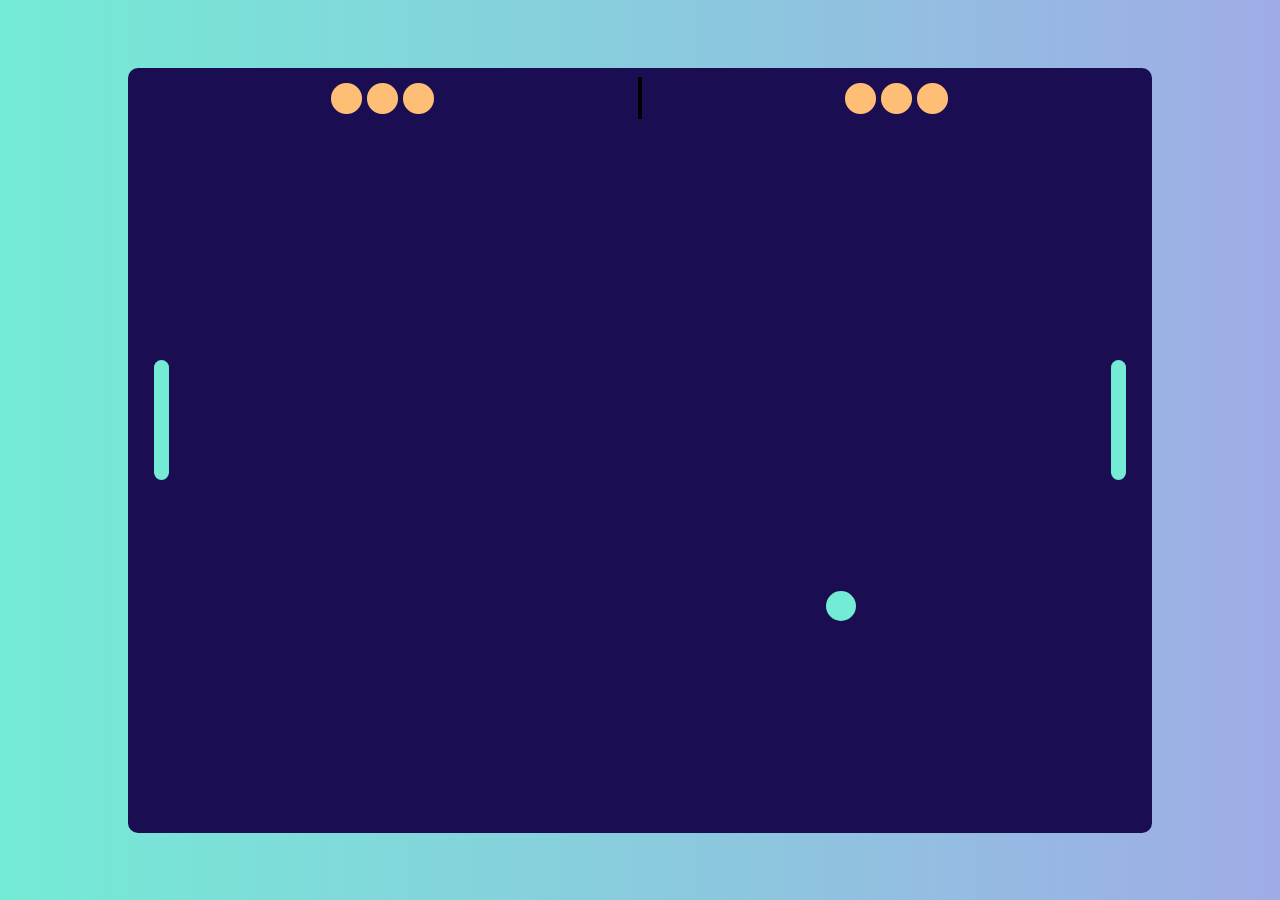
<file: index.html>
<!DOCTYPE html>
<html lang="en">
<head>
    <meta charset="UTF-8">
    <meta name="viewport" content="width=device-width, initial-scale=1.0">
    <title>Document</title>
    <link rel="stylesheet" href="style.css">
    <link rel="stylesheet" href="https://cdnjs.cloudflare.com/ajax/libs/font-awesome/5.15.1/css/all.min.css" integrity="sha512-+4zCK9k+qNFUR5X+cKL9EIR+ZOhtIloNl9GIKS57V1MyNsYpYcUrUeQc9vNfzsWfV28IaLL3i96P9sdNyeRssA==" crossorigin="anonymous" />
</head>
<body>
    <!-----Board-->
    <div class="board">
        <div class="scoreboard">
            <div class="scoreboard_left">
                <i class="fas fa-circle"></i>
                <i class="fas fa-circle"></i>
                <i class="fas fa-circle"></i>
            </div>
            <div class="separator"></div>
            <div class="scoreboard_right">
                <i class="fas fa-circle"></i>
                <i class="fas fa-circle"></i>
                <i class="fas fa-circle"></i>
            </div>
        </div>
        <div class="paddle left"></div>        
        <div class="ball"></div>
        <div class="paddle right"></div>

    </div>
    <!---Score Card-->
    <!--Left Paddle-->
    <!--Ball-->
    <!--Right Paddle-->
    <script src="script.js"></script>
</body>
</html>
</file>
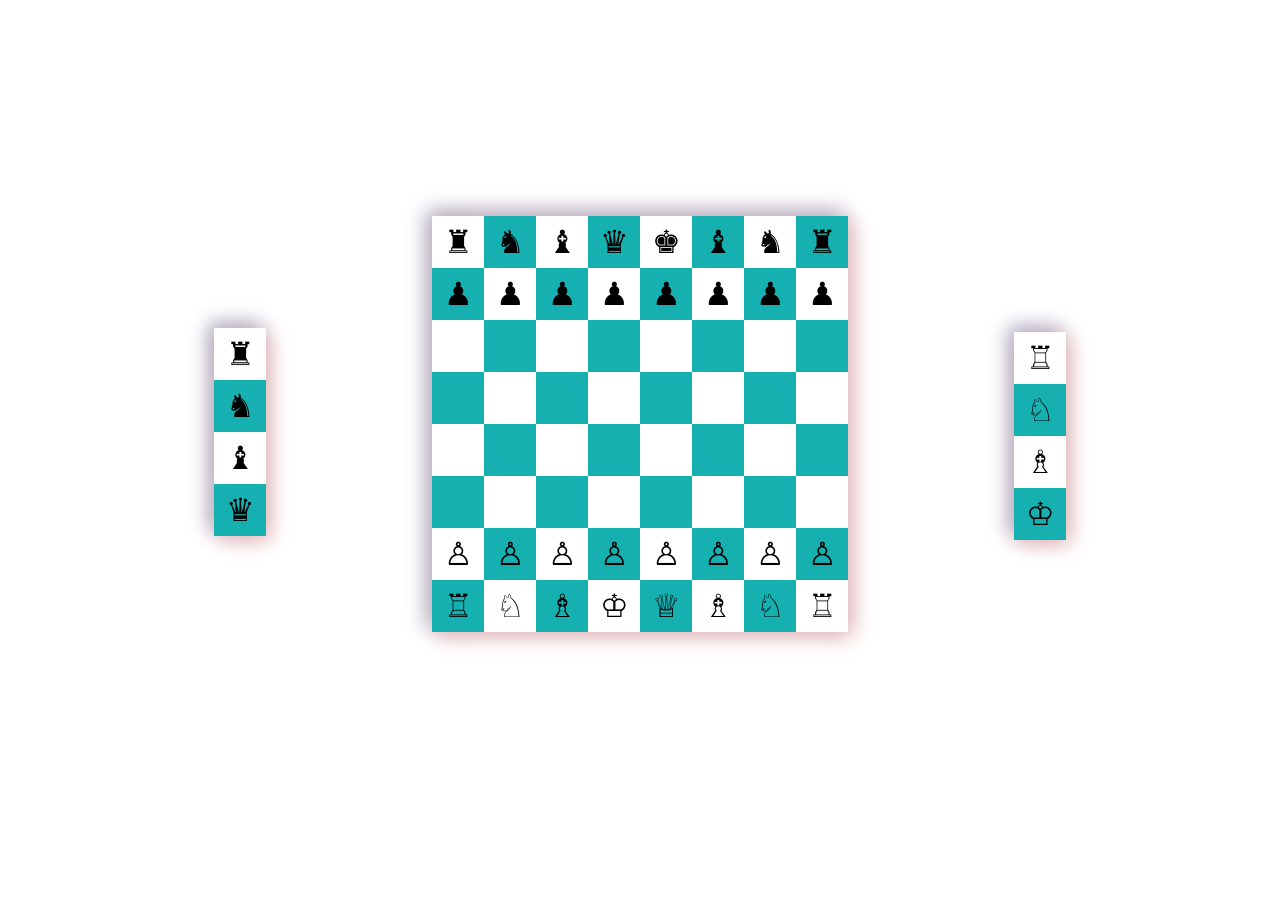
<file: chess.html>
<!DOCTYPE html>
<html lang="en">
<head>
    <meta charset="UTF-8">
    <meta name="viewport" content="width=device-width, initial-scale=1.0">
    <title>Chess</title>
    <link rel="stylesheet" href="chess.css">
    <script src="chess.js" defer></script>
</head>
<body>
<!-- 9820,9822 -->
    <table class="replace  replace_black">
        <tr>
            <td class="re_piece">&#9820</td>
        </tr>
        <tr> 
            <td class="re_piece">&#9822</td>
        </tr>
        <tr>
            <td class="re_piece">&#9821</td>
        </tr>
        <tr>
            <td class="re_piece">&#9819</td>
        </tr>
    </table>

    <table>
        <tr>
            <td>&#9820</td>
            <td>&#9822</td>
            <td>&#9821</td>
            <td>&#9819</td>
            <td>&#9818</td>
            <td>&#9821</td>
            <td>&#9822</td>
            <td>&#9820</td>
        </tr>
        <tr>
            <td>&#9823</td>
            <td>&#9823</td>
            <td>&#9823</td>
            <td>&#9823</td>
            <td>&#9823</td>
            <td>&#9823</td>
            <td>&#9823</td>
            <td>&#9823</td>
        </tr>
        <tr>
            <td></td>
            <td></td>
            <td></td>
            <td></td>
            <td></td>
            <td></td>
            <td></td>
            <td></td>
        </tr>
        <tr>
            <td></td>
            <td></td>
            <td></td>
            <td></td>
            <td></td>
            <td></td>
            <td></td>
            <td></td>
        </tr>
        <tr>
            <td></td>
            <td></td>
            <td></td>
            <td></td>
            <td></td>
            <td></td>
            <td></td>
            <td></td>
        </tr>
        <tr>
            <td></td>
            <td></td>
            <td></td>
            <td></td>
            <td></td>
            <td></td>
            <td></td>
            <td></td>
        </tr>
        <tr>
            <td>&#9817</td>
            <td>&#9817</td>
            <td>&#9817</td>
            <td>&#9817</td>
            <td>&#9817</td>
            <td>&#9817</td>
            <td>&#9817</td>
            <td>&#9817</td>
        </tr>
        <tr>
            <td>&#9814</td>
            <td>&#9816</td>
            <td>&#9815</td>
            <td>&#9812</td>
            <td>&#9813</td>
            <td>&#9815</td>
            <td>&#9816</td>
            <td>&#9814</td>
        </tr>
    </table>

    <table class="replace replace_white">
        <tr>
            <td class="re_piece">&#9814</td>
        </tr>
        <tr> 
            <td class="re_piece">&#9816</td>
        </tr>
        <tr>
            <td class="re_piece">&#9815</td>
        </tr>
        <tr>
            <td class="re_piece">&#9812</td>
        </tr>
    </table>

    
    
</body>
</html>
</file>
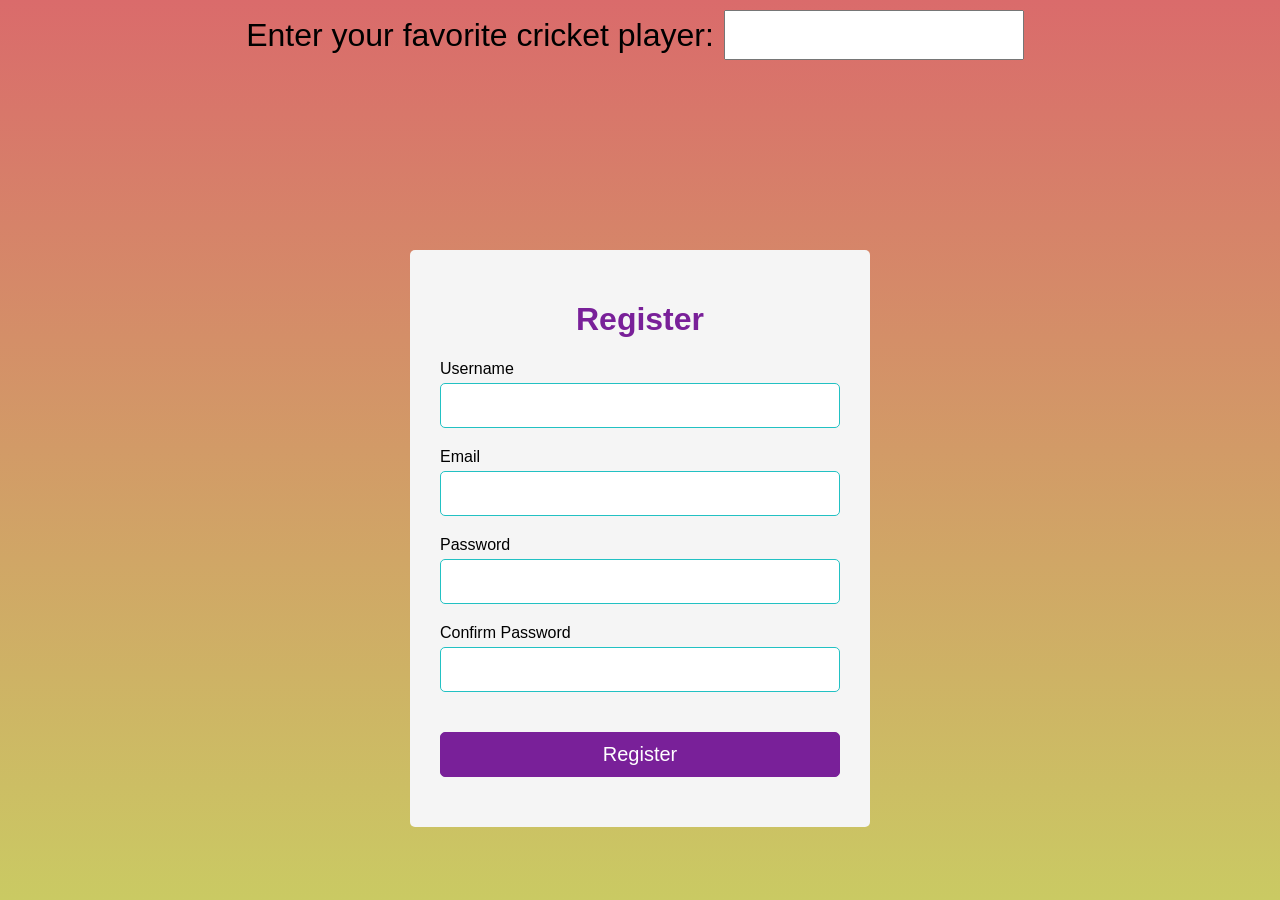
<file: form.html>
<!DOCTYPE html>
<html lang="en">
<head>
    <meta charset="UTF-8">
    <meta http-equiv="X-UA-Compatible" content="IE=edge">
    <meta name="viewport" content="width=device-width, initial-scale=1.0">
    <link rel="stylesheet" href="form.css">
    <script src="form.js" defer></script>
    <title>Register</title>
</head>
<body>

    <div class="searchbox">
       <label for="">Enter your favorite cricket player:</label>
            
            <input type="search" id="favCktPlayer" list="CktPlayers">  
            <datalist id="CktPlayers">  
            <option value="Sachin Tendulkar">  
            <option value="Brian Lara">  
            <option value="Jacques Kallis">   
            <option value="Ricky Ponting">   
            <option value="Rahul Dravid">   
            <option value="Shane Warne">   
            <option value="Rohit Sharma">   
            <option value="Donald Bradman">   
            <option value="Saurav Ganguly ">   
            <option value="AB diVilliers">   
            <option value="Mahendra Singh Dhoni">   
            <option value="Adam Gilchrist">  
            </datalist>  
           
    </div>

    <div class="container">
        <form action="" id="form" method="post">
            <h1>Register</h1>
            <div class="input-group ">
                <label for="username">Username</label>
                <input type="text" id="username" name="username">
                <span class="error"></span>
            </div>
            <div class="input-group  ">
                <label for="email">Email</label>
                <input type="text" id="email" name="email" >
                <span class="error">    </span>
            </div>
            <div class="input-group">
                <label for="password">Password</label>
                <input type="password" id="password" name="password">
                <span class="error"></span>
            </div>
            <div class="input-group">
                <label for="cpassword">Confirm Password</label>
                <input type="password" id="cpassword" name="cpassword">
                <span class="error"></span>
            </div>
            <button type="submit">Register</button>
        </form>
    </div>


  

</body>
</html>
</file>
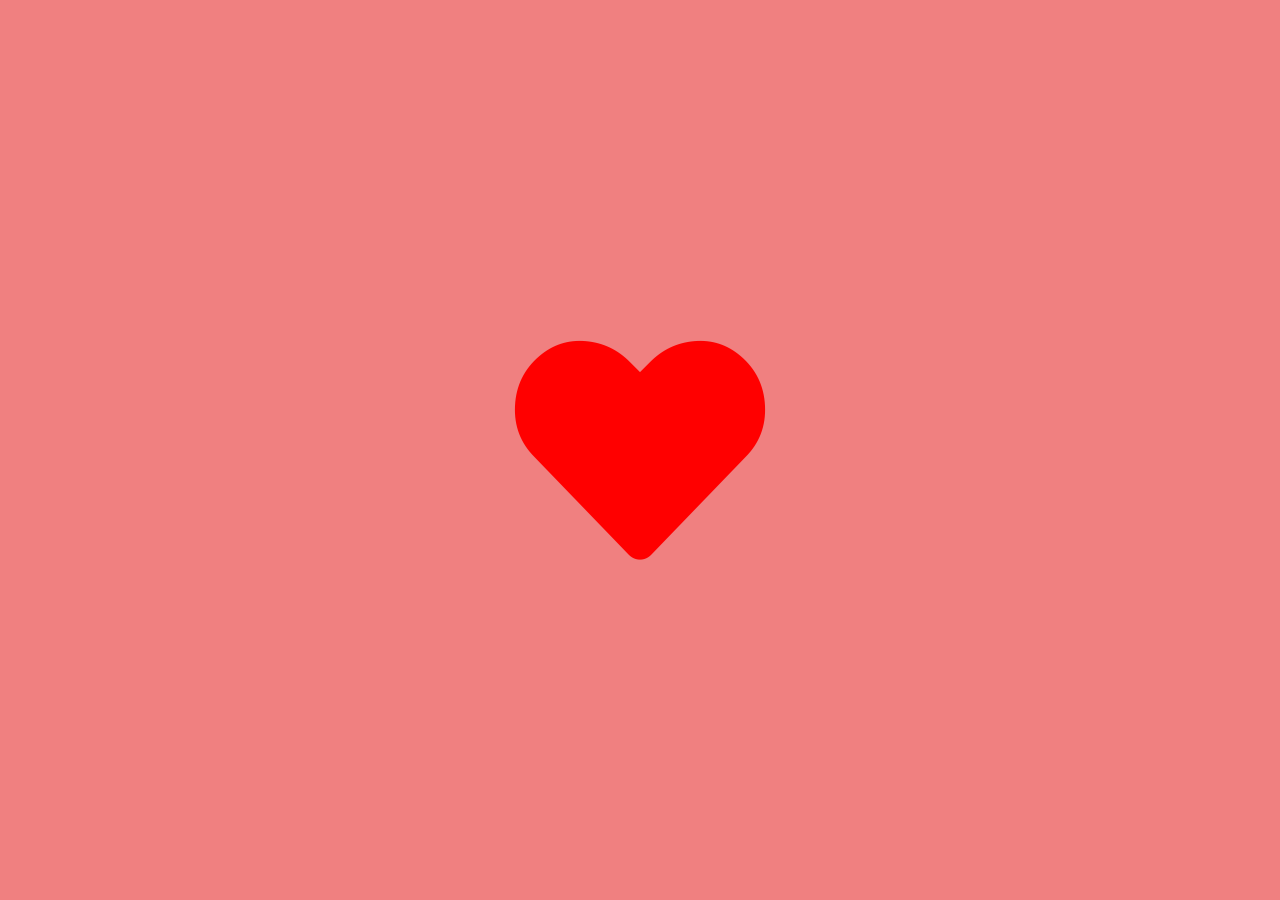
<file: heart.html>
<!DOCTYPE html> 
<html lang="en"> 
<head> 
	<link rel = "stylesheet" href = "style2.css"> 
	<link rel="stylesheet" href= 
"https://cdnjs.cloudflare.com/ajax/libs/font-awesome/5.15.1/css/all.min.css"
		integrity= 
"sha512-+4zCK9k+qNFUR5X+cKL9EIR+ZOhtIloNl9GIKS57V1MyNsYpYcUrUeQc9vNfzsWfV28IaLL3i96P9sdNyeRssA=="
		crossorigin="anonymous" /> 
</head> 

<body> 
	<div> 
		<i class="fas fa-heart" aria-hidden="true"></i> 
	</div> 
</body> 

</html>
</file>
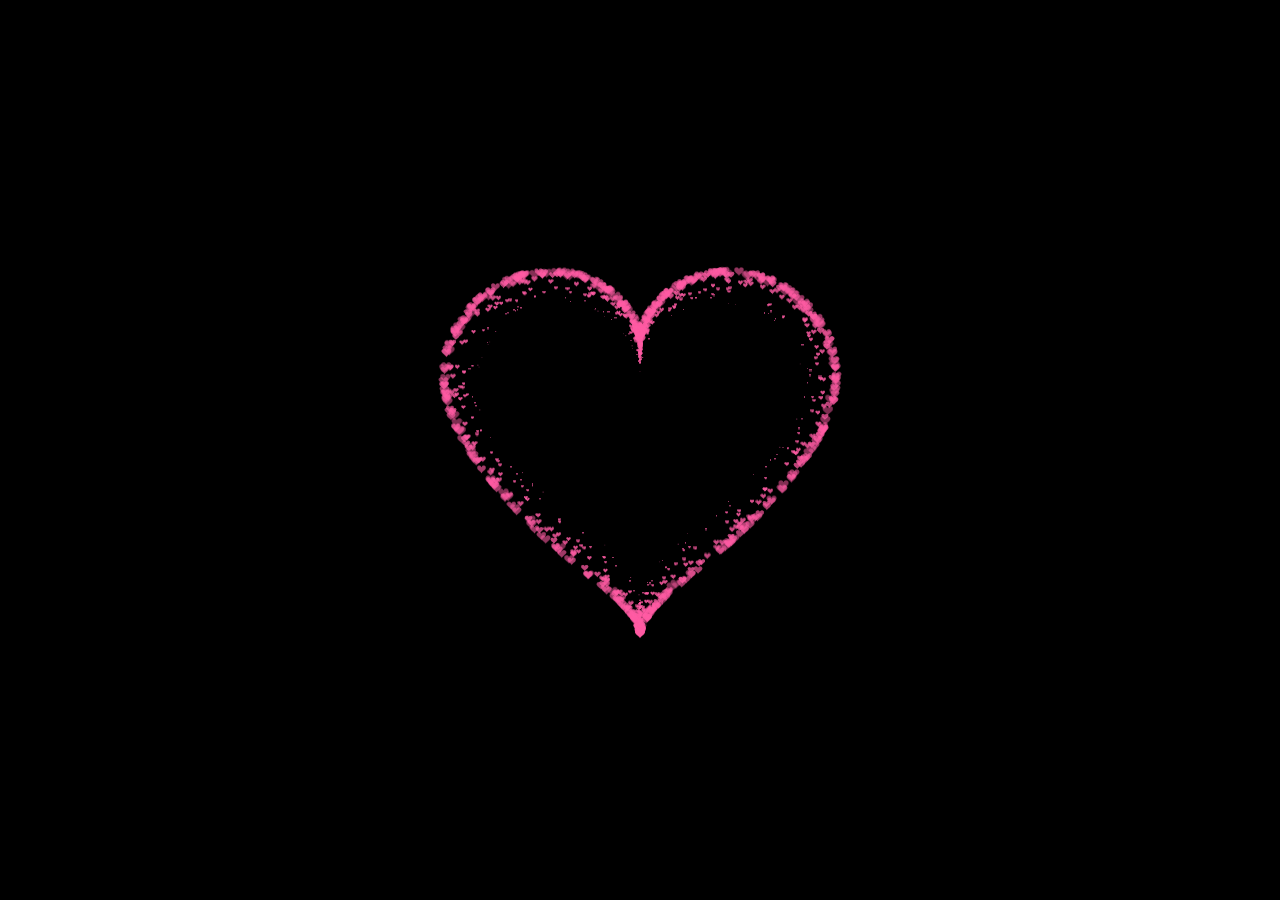
<file: heartbeats.html>
<!DOCTYPE HTML PUBLIC "-//W3C//DTD HTML 4.0 Transitional//EN">
<HTML>

<HEAD>
  <TITLE> Heart </TITLE>
  <META NAME="Generator" CONTENT="EditPlus">
  <META NAME="Author" CONTENT="">
  <META NAME="Keywords" CONTENT="">
  <META NAME="Description" CONTENT="">


  <style>
    html,
    body {
      height: 100%;
      padding: 0;
      margin: 0;
      background: #000;
      display: flex;
      justify-content: center;
      align-items: center;

    }

    .box {
      width: 100%;
      position: absolute;
      top: 50%;
      left: 50%;
      transform: translate(-50%, -50%);
      display: flex;
      flex-direction: column;
    }

    canvas {
      position: absolute;
      width: 100%;
      height: 100%;
    }

    #pinkboard {
      position: relative;
      margin: auto;
      height: 500px;
      width: 500px;
      animation: animate 1.3s infinite;
    }

    #pinkboard:before,
    #pinkboard:after {
      content: '';
      position: absolute;
      background: #FF5CA4;
      width: 100px;
      height: 160px;
      border-top-left-radius: 50px;
      border-top-right-radius: 50px;
    }

    #pinkboard:before {
      left: 100px;
      transform: rotate(-45deg);
      transform-origin: 0 100%;
      box-shadow: 0 14px 28px rgba(0, 0, 0, 0.25),
        0 10px 10px rgba(0, 0, 0, 0.22);
    }

    #pinkboard:after {
      left: 0;
      transform: rotate(45deg);
      transform-origin: 100% 100%;
    }

    @keyframes animate {
      0% {
        transform: scale(1);
      }

      30% {
        transform: scale(.8);
      }

      60% {
        transform: scale(1.2);
      }

      100% {
        transform: scale(1);
      }
    }
  </style>
</HEAD>

<BODY>
  <div class="box">
    <canvas id="pinkboard"></canvas>
  </div>
  <script>
    /*
   * Settings
   */
    var settings = {
      particles: {
        length: 2000, // maximum amount of particles
        duration: 2, // particle duration in sec
        velocity: 100, // particle velocity in pixels/sec
        effect: -1.3, // play with this for a nice effect
        size: 13, // particle size in pixels
      },
    };
    /*
     * RequestAnimationFrame polyfill by Erik Möller
     */
    (function () {var b = 0; var c = ["ms", "moz", "webkit", "o"]; for (var a = 0; a < c.length && !window.requestAnimationFrame; ++a) {window.requestAnimationFrame = window[c[a] + "RequestAnimationFrame"]; window.cancelAnimationFrame = window[c[a] + "CancelAnimationFrame"] || window[c[a] + "CancelRequestAnimationFrame"]} if (!window.requestAnimationFrame) {window.requestAnimationFrame = function (h, e) {var d = new Date().getTime(); var f = Math.max(0, 16 - (d - b)); var g = window.setTimeout(function () {h(d + f)}, f); b = d + f; return g}} if (!window.cancelAnimationFrame) {window.cancelAnimationFrame = function (d) {clearTimeout(d)}} }());
    /*
     * Point class
     */
    var Point = (function () {
      function Point(x, y) {
        this.x = (typeof x !== 'undefined') ? x : 0;
        this.y = (typeof y !== 'undefined') ? y : 0;
      }
      Point.prototype.clone = function () {
        return new Point(this.x, this.y);
      };
      Point.prototype.length = function (length) {
        if (typeof length == 'undefined')
          return Math.sqrt(this.x * this.x + this.y * this.y);
        this.normalize();
        this.x *= length;
        this.y *= length;
        return this;
      };
      Point.prototype.normalize = function () {
        var length = this.length();
        this.x /= length;
        this.y /= length;
        return this;
      };
      return Point;
    })();
    /*
     * Particle class
     */
    var Particle = (function () {
      function Particle() {
        this.position = new Point();
        this.velocity = new Point();
        this.acceleration = new Point();
        this.age = 0;
      }
      Particle.prototype.initialize = function (x, y, dx, dy) {
        this.position.x = x;
        this.position.y = y;
        this.velocity.x = dx;
        this.velocity.y = dy;
        this.acceleration.x = dx * settings.particles.effect;
        this.acceleration.y = dy * settings.particles.effect;
        this.age = 0;
      };
      Particle.prototype.update = function (deltaTime) {
        this.position.x += this.velocity.x * deltaTime;
        this.position.y += this.velocity.y * deltaTime;
        this.velocity.x += this.acceleration.x * deltaTime;
        this.velocity.y += this.acceleration.y * deltaTime;
        this.age += deltaTime;
      };
      Particle.prototype.draw = function (context, image) {
        function ease(t) {
          return (--t) * t * t + 1;
        }
        var size = image.width * ease(this.age / settings.particles.duration);
        context.globalAlpha = 1 - this.age / settings.particles.duration;
        context.drawImage(image, this.position.x - size / 2, this.position.y - size / 2, size, size);
      };
      return Particle;
    })();
    /*
     * ParticlePool class
     */
    var ParticlePool = (function () {
      var particles,
        firstActive = 0,
        firstFree = 0,
        duration = settings.particles.duration;

      function ParticlePool(length) {
        // create and populate particle pool
        particles = new Array(length);
        for (var i = 0; i < particles.length; i++)
          particles[i] = new Particle();
      }
      ParticlePool.prototype.add = function (x, y, dx, dy) {
        particles[firstFree].initialize(x, y, dx, dy);

        // handle circular queue
        firstFree++;
        if (firstFree == particles.length) firstFree = 0;
        if (firstActive == firstFree) firstActive++;
        if (firstActive == particles.length) firstActive = 0;
      };
      ParticlePool.prototype.update = function (deltaTime) {
        var i;

        // update active particles
        if (firstActive < firstFree) {
          for (i = firstActive; i < firstFree; i++)
            particles[i].update(deltaTime);
        }
        if (firstFree < firstActive) {
          for (i = firstActive; i < particles.length; i++)
            particles[i].update(deltaTime);
          for (i = 0; i < firstFree; i++)
            particles[i].update(deltaTime);
        }

        // remove inactive particles
        while (particles[firstActive].age >= duration && firstActive != firstFree) {
          firstActive++;
          if (firstActive == particles.length) firstActive = 0;
        }


      };
      ParticlePool.prototype.draw = function (context, image) {
        // draw active particles
        if (firstActive < firstFree) {
          for (i = firstActive; i < firstFree; i++)
            particles[i].draw(context, image);
        }
        if (firstFree < firstActive) {
          for (i = firstActive; i < particles.length; i++)
            particles[i].draw(context, image);
          for (i = 0; i < firstFree; i++)
            particles[i].draw(context, image);
        }
      };
      return ParticlePool;
    })();
    /*
     * Putting it all together
     */
    (function (canvas) {
      var context = canvas.getContext('2d'),
        particles = new ParticlePool(settings.particles.length),
        particleRate = settings.particles.length / settings.particles.duration, // particles/sec
        time;

      // get point on heart with -PI <= t <= PI
      function pointOnHeart(t) {
        return new Point(
          160 * Math.pow(Math.sin(t), 3),
          130 * Math.cos(t) - 50 * Math.cos(2 * t) - 20 * Math.cos(3 * t) - 10 * Math.cos(4 * t) + 25
        );
      }

      // creating the particle image using a dummy canvas
      var image = (function () {
        var canvas = document.createElement('canvas'),
          context = canvas.getContext('2d');
        canvas.width = settings.particles.size;
        canvas.height = settings.particles.size;
        // helper function to create the path
        function to(t) {
          var point = pointOnHeart(t);
          point.x = settings.particles.size / 2 + point.x * settings.particles.size / 350;
          point.y = settings.particles.size / 2 - point.y * settings.particles.size / 350;
          return point;
        }
        // create the path
        context.beginPath();
        var t = -Math.PI;
        var point = to(t);
        context.moveTo(point.x, point.y);
        while (t < Math.PI) {
          t += 0.01; // baby steps!
          point = to(t);
          context.lineTo(point.x, point.y);
        }
        context.closePath();
        // create the fill
        context.fillStyle = '#FF5CA4';
        context.fill();
        // create the image
        var image = new Image();
        image.src = canvas.toDataURL();
        return image;
      })();

      // render that thing!
      function render() {
        // next animation frame
        requestAnimationFrame(render);

        // update time
        var newTime = new Date().getTime() / 1000,
          deltaTime = newTime - (time || newTime);
        time = newTime;

        // clear canvas
        context.clearRect(0, 0, canvas.width, canvas.height);

        // create new particles
        var amount = particleRate * deltaTime;
        for (var i = 0; i < amount; i++) {
          var pos = pointOnHeart(Math.PI - 2 * Math.PI * Math.random());
          var dir = pos.clone().length(settings.particles.velocity);
          particles.add(canvas.width / 2 + pos.x, canvas.height / 2 - pos.y, dir.x, -dir.y);
        }

        // update and draw particles
        particles.update(deltaTime);
        particles.draw(context, image);
      }

      // handle (re-)sizing of the canvas
      function onResize() {
        canvas.width = canvas.clientWidth;
        canvas.height = canvas.clientHeight;
      }
      window.onresize = onResize;

      // delay rendering bootstrap
      setTimeout(function () {
        onResize();
        render();
      }, 10);
    })(document.getElementById('pinkboard'));
  </script>
</BODY>

</HTML>
</file>
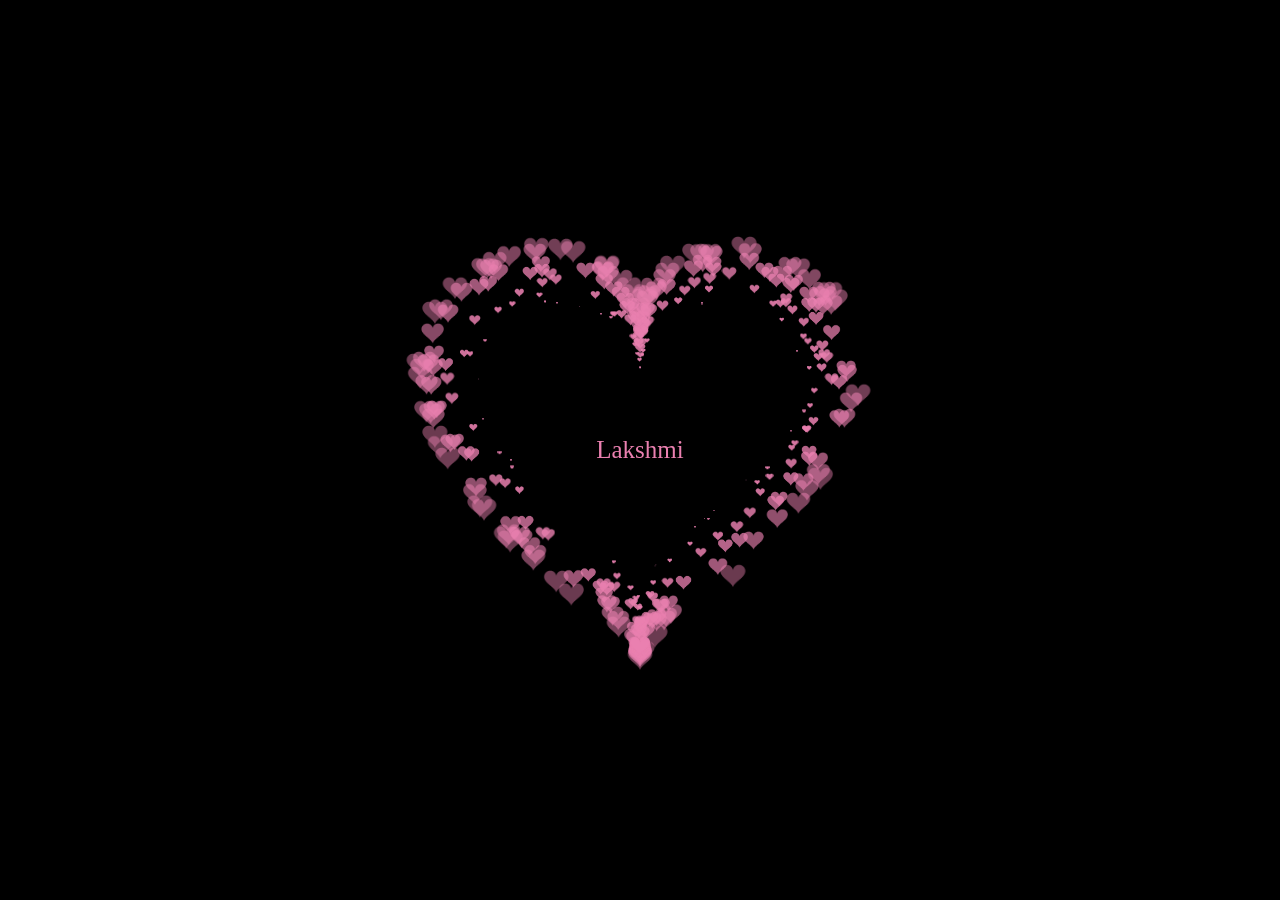
<file: heartname.html>
<!DOCTYPE HTML PUBLIC "-//W3C//DTD HTML 4.0 Transitional//EN">

<HTML>

 <HEAD>

  <TITLE> New Document </TITLE>

  <META NAME="Generator" CONTENT="EditPlus">

  <META NAME="Author" CONTENT="">

  <META NAME="Keywords" CONTENT="">

  <META NAME="Description" CONTENT="">

  <style>

  html, body {

  height: 100%;

  padding: 0;

  margin: 0;

  background: #000;

}

canvas {

  position: absolute;

  width: 100%;

  height: 100%;

}

  </style>

 </HEAD>


 <BODY>

  <canvas id="pinkboard"></canvas>

  <script>

  /*

 * Settings

 */

var settings = {

  particles: {

    length:   500, // maximum amount of particles

    duration:   2, // particle duration in sec

    velocity: 100, // particle velocity in pixels/sec

    effect: -0.75, // play with this for a nice effect

    size:      30, // particle size in pixels

  },

};


/*

 * RequestAnimationFrame polyfill by Erik Möller

 */

(function(){var b=0;var c=["ms","moz","webkit","o"];for(var a=0;a<c.length&&!window.requestAnimationFrame;++a){window.requestAnimationFrame=window[c[a]+"RequestAnimationFrame"];window.cancelAnimationFrame=window[c[a]+"CancelAnimationFrame"]||window[c[a]+"CancelRequestAnimationFrame"]}if(!window.requestAnimationFrame){window.requestAnimationFrame=function(h,e){var d=new Date().getTime();var f=Math.max(0,16-(d-b));var g=window.setTimeout(function(){h(d+f)},f);b=d+f;return g}}if(!window.cancelAnimationFrame){window.cancelAnimationFrame=function(d){clearTimeout(d)}}}());


/*

 * Point class

 */

var Point = (function() {

  function Point(x, y) {

    this.x = (typeof x !== 'undefined') ? x : 0;

    this.y = (typeof y !== 'undefined') ? y : 0;

  }

  Point.prototype.clone = function() {

    return new Point(this.x, this.y);

  };

  Point.prototype.length = function(length) {

    if (typeof length == 'undefined')

      return Math.sqrt(this.x * this.x + this.y * this.y);

    this.normalize();

    this.x *= length;

    this.y *= length;

    return this;

  };

  Point.prototype.normalize = function() {

    var length = this.length();

    this.x /= length;

    this.y /= length;

    return this;

  };

  return Point;

})();


/*

 * Particle class

 */

var Particle = (function() {

  function Particle() {

    this.position = new Point();

    this.velocity = new Point();

    this.acceleration = new Point();

    this.age = 0;

  }

  Particle.prototype.initialize = function(x, y, dx, dy) {

    this.position.x = x;

    this.position.y = y;

    this.velocity.x = dx;

    this.velocity.y = dy;

    this.acceleration.x = dx * settings.particles.effect;

    this.acceleration.y = dy * settings.particles.effect;

    this.age = 0;

  };

  Particle.prototype.update = function(deltaTime) {

    this.position.x += this.velocity.x * deltaTime;

    this.position.y += this.velocity.y * deltaTime;

    this.velocity.x += this.acceleration.x * deltaTime;

    this.velocity.y += this.acceleration.y * deltaTime;

    this.age += deltaTime;

  };

  Particle.prototype.draw = function(context, image) {

    function ease(t) {

      return (--t) * t * t + 1;

    }

    var size = image.width * ease(this.age / settings.particles.duration);

    context.globalAlpha = 1 - this.age / settings.particles.duration;

    context.drawImage(image, this.position.x - size / 2, this.position.y - size / 2, size, size);

  };

  return Particle;

})();


/*

 * ParticlePool class

 */

var ParticlePool = (function() {

  var particles,

      firstActive = 0,

      firstFree   = 0,

      duration    = settings.particles.duration;

 

  function ParticlePool(length) {

    // create and populate particle pool

    particles = new Array(length);

    for (var i = 0; i < particles.length; i++)

      particles[i] = new Particle();

  }

  ParticlePool.prototype.add = function(x, y, dx, dy) {

    particles[firstFree].initialize(x, y, dx, dy);

   

    // handle circular queue

    firstFree++;

    if (firstFree   == particles.length) firstFree   = 0;

    if (firstActive == firstFree       ) firstActive++;

    if (firstActive == particles.length) firstActive = 0;

  };

  ParticlePool.prototype.update = function(deltaTime) {

    var i;

   

    // update active particles

    if (firstActive < firstFree) {

      for (i = firstActive; i < firstFree; i++)

        particles[i].update(deltaTime);

    }

    if (firstFree < firstActive) {

      for (i = firstActive; i < particles.length; i++)

        particles[i].update(deltaTime);

      for (i = 0; i < firstFree; i++)

        particles[i].update(deltaTime);

    }

   

    // remove inactive particles

    while (particles[firstActive].age >= duration && firstActive != firstFree) {

      firstActive++;

      if (firstActive == particles.length) firstActive = 0;

    }

   

   

  };

  ParticlePool.prototype.draw = function(context, image) {

    // draw active particles

    if (firstActive < firstFree) {

      for (i = firstActive; i < firstFree; i++)

        particles[i].draw(context, image);

    }

    if (firstFree < firstActive) {

      for (i = firstActive; i < particles.length; i++)

        particles[i].draw(context, image);

      for (i = 0; i < firstFree; i++)

        particles[i].draw(context, image);

    }

  };

  return ParticlePool;

})();


/*

 * Putting it all together

 */

(function(canvas) {

  var context = canvas.getContext('2d'),

      particles = new ParticlePool(settings.particles.length),

      particleRate = settings.particles.length / settings.particles.duration, // particles/sec

      time;

 

  // get point on heart with -PI <= t <= PI

  function pointOnHeart(t) {

    return new Point(

      160 * Math.pow(Math.sin(t), 3),

      130 * Math.cos(t) - 50 * Math.cos(2 * t) - 20 * Math.cos(3 * t) - 10 * Math.cos(4 * t) + 25

    );

  }

 

  // creating the particle image using a dummy canvas

  var image = (function() {

    var canvas  = document.createElement('canvas'),

        context = canvas.getContext('2d');

    canvas.width  = settings.particles.size;

    canvas.height = settings.particles.size;

    // helper function to create the path

    function to(t) {

      var point = pointOnHeart(t);

      point.x = settings.particles.size / 2 + point.x * settings.particles.size / 350;

      point.y = settings.particles.size / 2 - point.y * settings.particles.size / 350;

      return point;

    }

    // create the path

    context.beginPath();

    var t = -Math.PI;

    var point = to(t);

    context.moveTo(point.x, point.y);

    while (t < Math.PI) {

      t += 0.01; // baby steps!

      point = to(t);

      context.lineTo(point.x, point.y);

    }

    context.closePath();

    // create the fill

    context.fillStyle = '#ea80b0';

    context.fill();

    // create the image

    var image = new Image();

    image.src = canvas.toDataURL();

    return image;

  })();

 

  // render that thing!

  function render() {

    // next animation frame

    requestAnimationFrame(render);

   

    // update time

    var newTime   = new Date().getTime() / 1000,

        deltaTime = newTime - (time || newTime);

    time = newTime;

   

    // clear canvas

    context.clearRect(0, 0, canvas.width, canvas.height);

   

    // create new particles

    var amount = particleRate * deltaTime;

    for (var i = 0; i < amount; i++) {

      var pos = pointOnHeart(Math.PI - 2 * Math.PI * Math.random());

      var dir = pos.clone().length(settings.particles.velocity);

      particles.add(canvas.width / 2 + pos.x, canvas.height / 2 - pos.y, dir.x, -dir.y);

    }

   

    // update and draw particles

    particles.update(deltaTime);

    particles.draw(context, image);

  }

 

  // handle (re-)sizing of the canvas

  function onResize() {

    canvas.width  = canvas.clientWidth;

    canvas.height = canvas.clientHeight;

  }

  window.onresize = onResize;

 

  // delay rendering bootstrap

  setTimeout(function() {

    onResize();

    render();

  }, 10);

})(document.getElementById('pinkboard'));

  </script>
<div class="center-text",

  style="background-color:rgb(0, 0, 0);

        width: 100%;

        color: #ea80b0;

        height:100%;

        font-size: 25px;


        display: flex;

        align-items: center;

        justify-content: center;

        margin-bottom: 5px;

        text-align: center;">Lakshmi</div>
 </BODY>

</HTML>
</file>
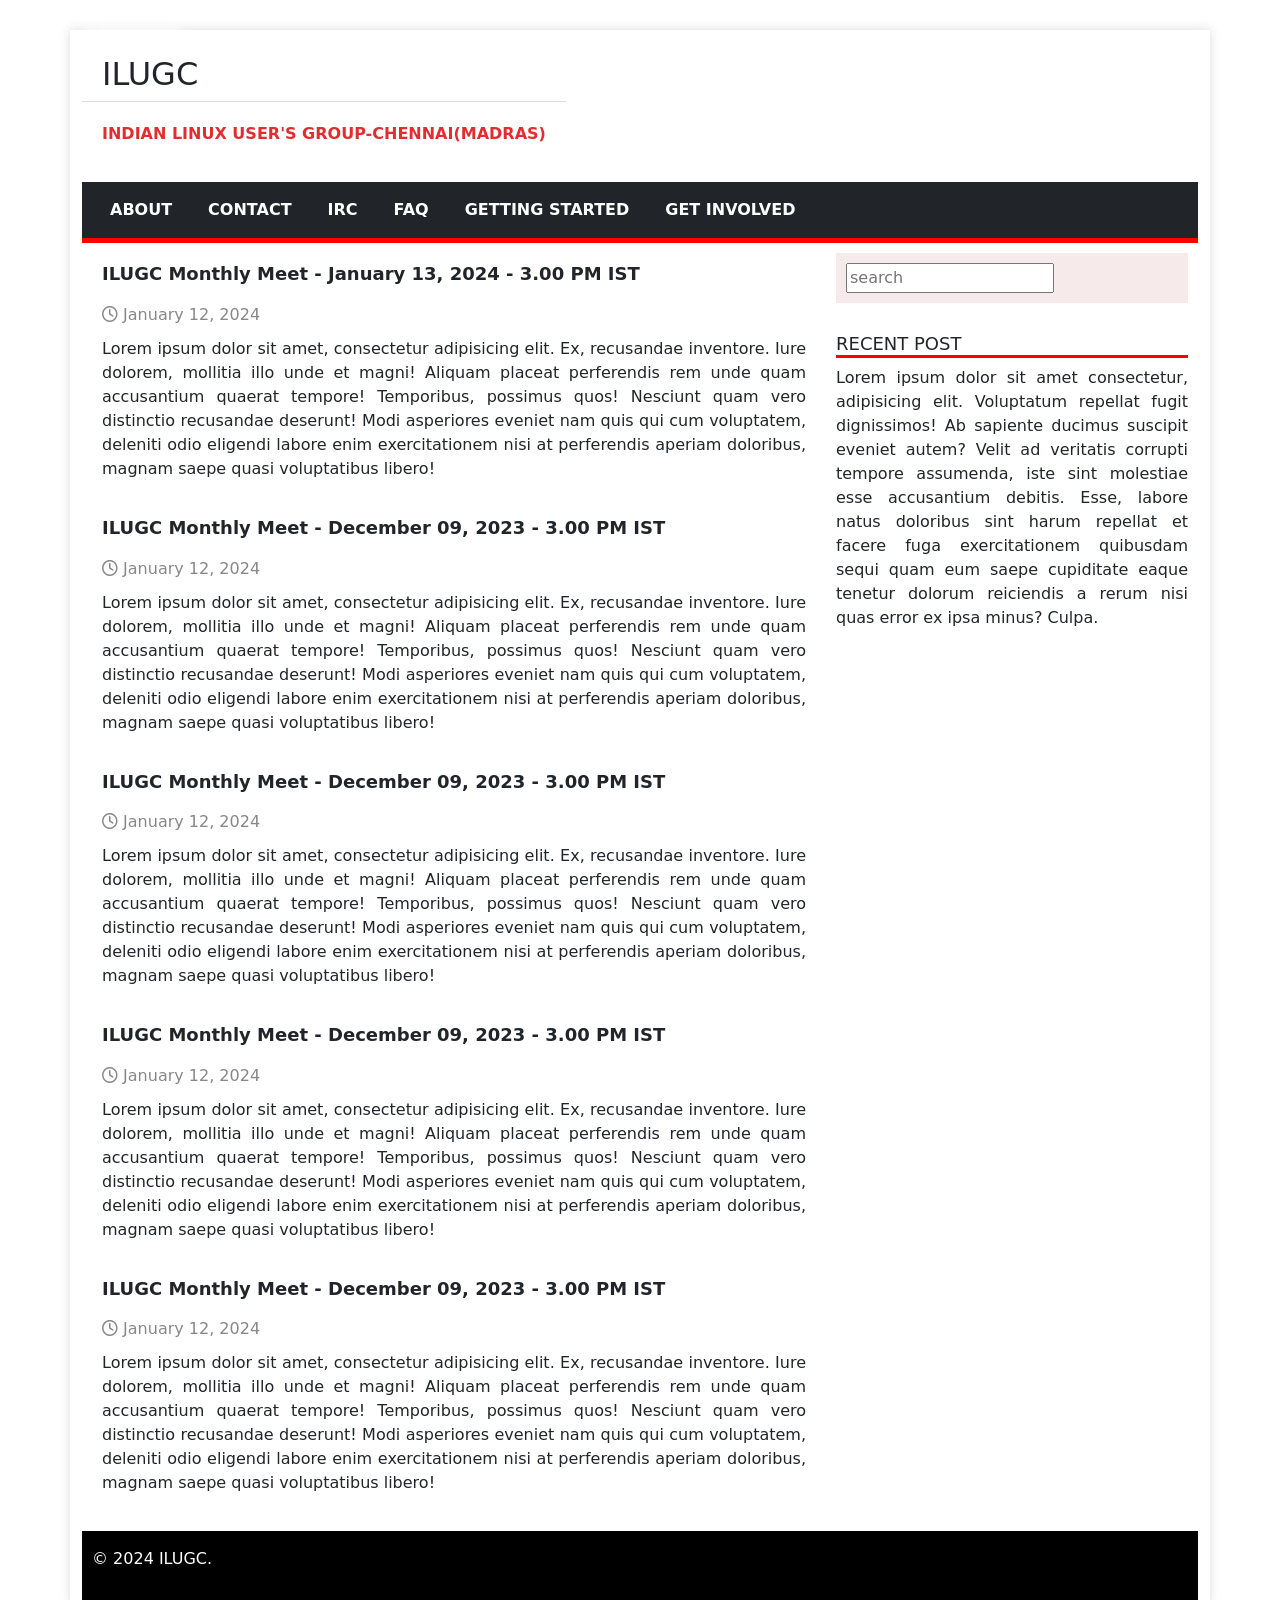
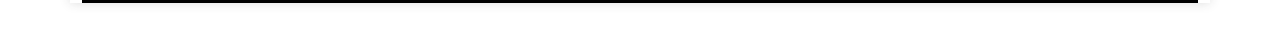
<file: ilugc.html>
<!DOCTYPE html>
<html lang="en">
<head>
    <meta charset="UTF-8">
    <meta name="viewport" content="width=device-width, initial-scale=1.0">
    <title>ILUGC</title>
    <link rel="stylesheet" href="ilugc.css">
    <link rel="icon" href="favicon.ico">
    <link href="https://cdn.jsdelivr.net/npm/bootstrap@5.3.3/dist/css/bootstrap.min.css" rel="stylesheet" integrity="sha384-QWTKZyjpPEjISv5WaRU9OFeRpok6YctnYmDr5pNlyT2bRjXh0JMhjY6hW+ALEwIH" crossorigin="anonymous">
    <link rel="stylesheet" href="https://cdnjs.cloudflare.com/ajax/libs/font-awesome/6.0.0-beta3/css/all.min.css">
    <script src="https://cdn.jsdelivr.net/npm/bootstrap@5.3.3/dist/js/bootstrap.bundle.min.js" defer></script>


    
</head>
<body>


    <div class="container">
        <div class="header">
            <h2 id="title">ILUGC</h2> 
            <p class="tagline">INDIAN LINUX USER'S GROUP-CHENNAI(MADRAS)</p>
        </div>
       <div class="nav_bar">
        <nav class="navbar navbar-expand-lg navbar-dark bg-dark">
          <button class="navbar-toggler" type="button" data-bs-toggle="collapse" data-bs-target="#navbarTogglerDemo03" aria-controls="navbarTogglerDemo03" aria-expanded="false" aria-label="Toggle navigation">
            <span class="navbar-toggler-icon"></span>
        </button>
        
           
            
          </button>
          <div class="collapse navbar-collapse" id="navbarTogglerDemo03">
            <ul class="navbar-nav ml-auto">
              <li class="nav-item active">
                <a class="nav-link" href="#">ABOUT</span></a>
              </li>
              <li class="nav-item">
                <a class="nav-link" href="#">CONTACT</a>
              </li>
              <li class="nav-item">
                  <a class="nav-link" href="#">IRC</a>
                </li>
                <li class="nav-item">
                  <a class="nav-link" href="#">FAQ</a>
                </li>
                <li class="nav-item">
                  <a class="nav-link" href="#">GETTING STARTED</a>
                </li>
                <li class="nav-item">
                  <a class="nav-link" href="#">GET INVOLVED</a>
                </li>
             
            </ul>
          </div>
      </nav>
       </div>
    
       <div class="layout layout_flex">
        <div class="main">

            <h2 class="h2_tag">ILUGC Monthly Meet - January 13, 2024 - 3.00 PM IST</h2>
            <time datetime="2024-01-13T15:00"><i class="fa-regular fa-clock"></i> January 12, 2024</time>
            
            <p>Lorem ipsum dolor sit amet, consectetur adipisicing elit. Ex, recusandae inventore. Iure dolorem, mollitia illo unde et magni! Aliquam placeat perferendis rem unde quam accusantium quaerat tempore! Temporibus, possimus quos!
                Nesciunt quam vero distinctio recusandae deserunt! Modi asperiores eveniet nam quis qui cum voluptatem, deleniti odio eligendi labore enim exercitationem nisi at perferendis aperiam doloribus, magnam saepe quasi voluptatibus libero!</p>
              


                <h2 class="h2_tag">ILUGC Monthly Meet - December 09, 2023 - 3.00 PM IST</h2>
                <time datetime="2024-01-13T15:00"><i class="fa-regular fa-clock"></i> January 12, 2024</time>

                <p>Lorem ipsum dolor sit amet, consectetur adipisicing elit. Ex, recusandae inventore. Iure dolorem, mollitia illo unde et magni! Aliquam placeat perferendis rem unde quam accusantium quaerat tempore! Temporibus, possimus quos!
                    Nesciunt quam vero distinctio recusandae deserunt! Modi asperiores eveniet nam quis qui cum voluptatem, deleniti odio eligendi labore enim exercitationem nisi at perferendis aperiam doloribus, magnam saepe quasi voluptatibus libero!</p>
                    <h2 class="h2_tag">ILUGC Monthly Meet - December 09, 2023 - 3.00 PM IST</h2>
                <time datetime="2024-01-13T15:00"><i class="fa-regular fa-clock"></i> January 12, 2024</time>
            
                    <p>Lorem ipsum dolor sit amet, consectetur adipisicing elit. Ex, recusandae inventore. Iure dolorem, mollitia illo unde et magni! Aliquam placeat perferendis rem unde quam accusantium quaerat tempore! Temporibus, possimus quos!
                        Nesciunt quam vero distinctio recusandae deserunt! Modi asperiores eveniet nam quis qui cum voluptatem, deleniti odio eligendi labore enim exercitationem nisi at perferendis aperiam doloribus, magnam saepe quasi voluptatibus libero!</p>

                        <h2 class="h2_tag">ILUGC Monthly Meet - December 09, 2023 - 3.00 PM IST</h2>
                <time datetime="2024-01-13T15:00"><i class="fa-regular fa-clock"></i> January 12, 2024</time>
            
                        <p>Lorem ipsum dolor sit amet, consectetur adipisicing elit. Ex, recusandae inventore. Iure dolorem, mollitia illo unde et magni! Aliquam placeat perferendis rem unde quam accusantium quaerat tempore! Temporibus, possimus quos!
                            Nesciunt quam vero distinctio recusandae deserunt! Modi asperiores eveniet nam quis qui cum voluptatem, deleniti odio eligendi labore enim exercitationem nisi at perferendis aperiam doloribus, magnam saepe quasi voluptatibus libero!</p>
                            <h2 class="h2_tag">ILUGC Monthly Meet - December 09, 2023 - 3.00 PM IST</h2>
                <time datetime="2024-01-13T15:00"><i class="fa-regular fa-clock"></i> January 12, 2024</time>
            
                            <p>Lorem ipsum dolor sit amet, consectetur adipisicing elit. Ex, recusandae inventore. Iure dolorem, mollitia illo unde et magni! Aliquam placeat perferendis rem unde quam accusantium quaerat tempore! Temporibus, possimus quos!
                                Nesciunt quam vero distinctio recusandae deserunt! Modi asperiores eveniet nam quis qui cum voluptatem, deleniti odio eligendi labore enim exercitationem nisi at perferendis aperiam doloribus, magnam saepe quasi voluptatibus libero!</p>
        </div>

            
        <div class="s_bar">
            
            <div id="search_box"><input type="search" placeholder="search"></div>
            <h2 id="recent_post">Recent Post</h2>
            <p>Lorem ipsum dolor sit amet consectetur, adipisicing elit. Voluptatum repellat fugit dignissimos! Ab sapiente ducimus suscipit eveniet autem? Velit ad veritatis corrupti tempore assumenda, iste sint molestiae esse accusantium debitis.
                Esse, labore natus doloribus sint harum repellat et facere fuga exercitationem quibusdam sequi quam eum saepe cupiditate eaque tenetur dolorum reiciendis a rerum nisi quas error ex ipsa minus? Culpa.</p></div>
       </div>



       <div class="footer">
        <div class="footer_content">
            <p>© 2024 ILUGC.</p>
        </div>

       </div>

    </div>



  
</body>
</html>
</file>
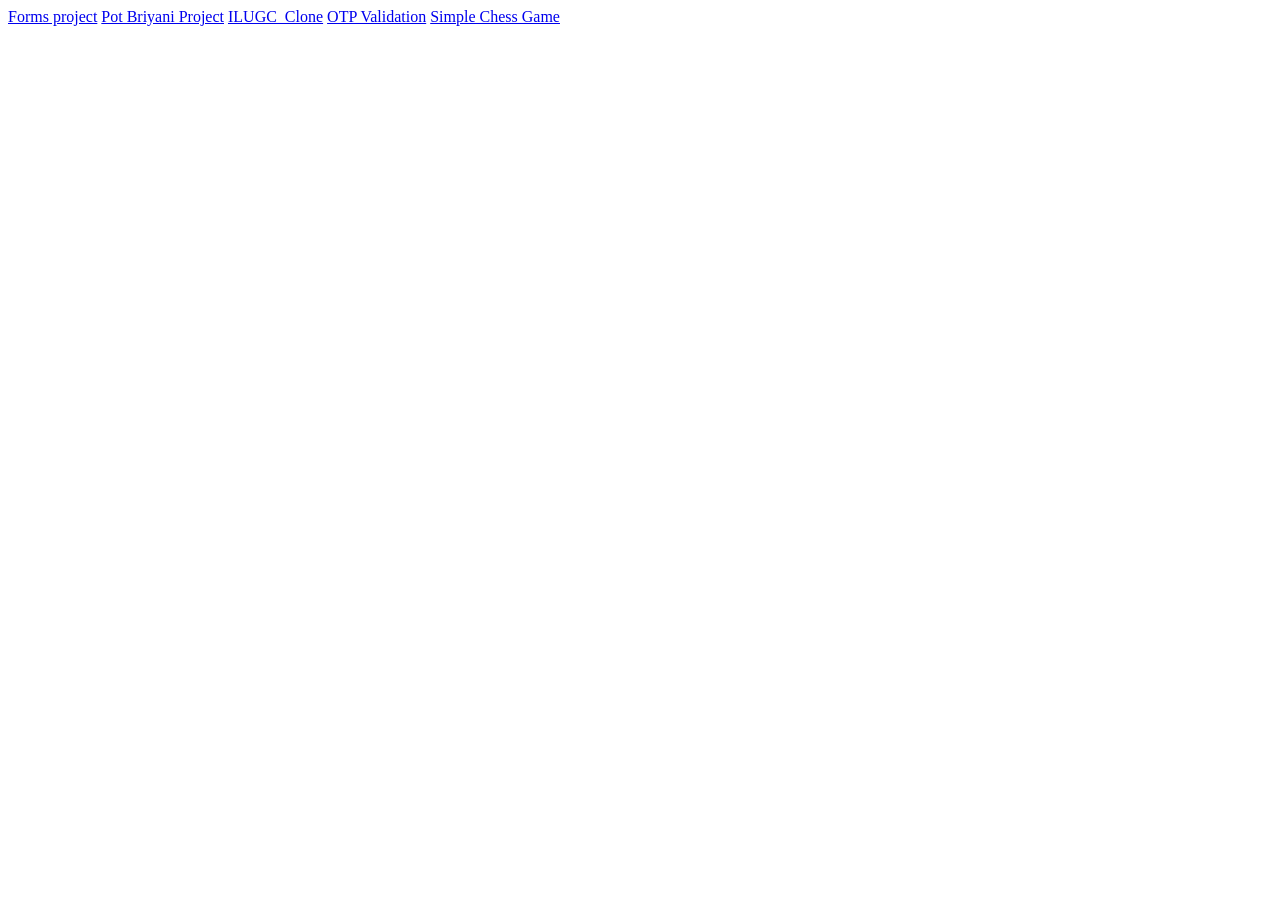
<file: index1.html>
<!DOCTYPE html>
<html lang="en">
<head>
    <meta charset="UTF-8">
    <meta name="viewport" content="width=device-width, initial-scale=1.0">
    <title>Project_Demo</title>
</head>
<body>
    <a href="form.html">Forms project</a>
    <a href="Restaurant.html">Pot Briyani Project</a>
    <a href="ilugc.html">ILUGC_Clone</a>
      <a href="OTP.html">OTP Validation</a>
      <a href="chess.html">Simple Chess Game</a>
</body>
</html>
</file>
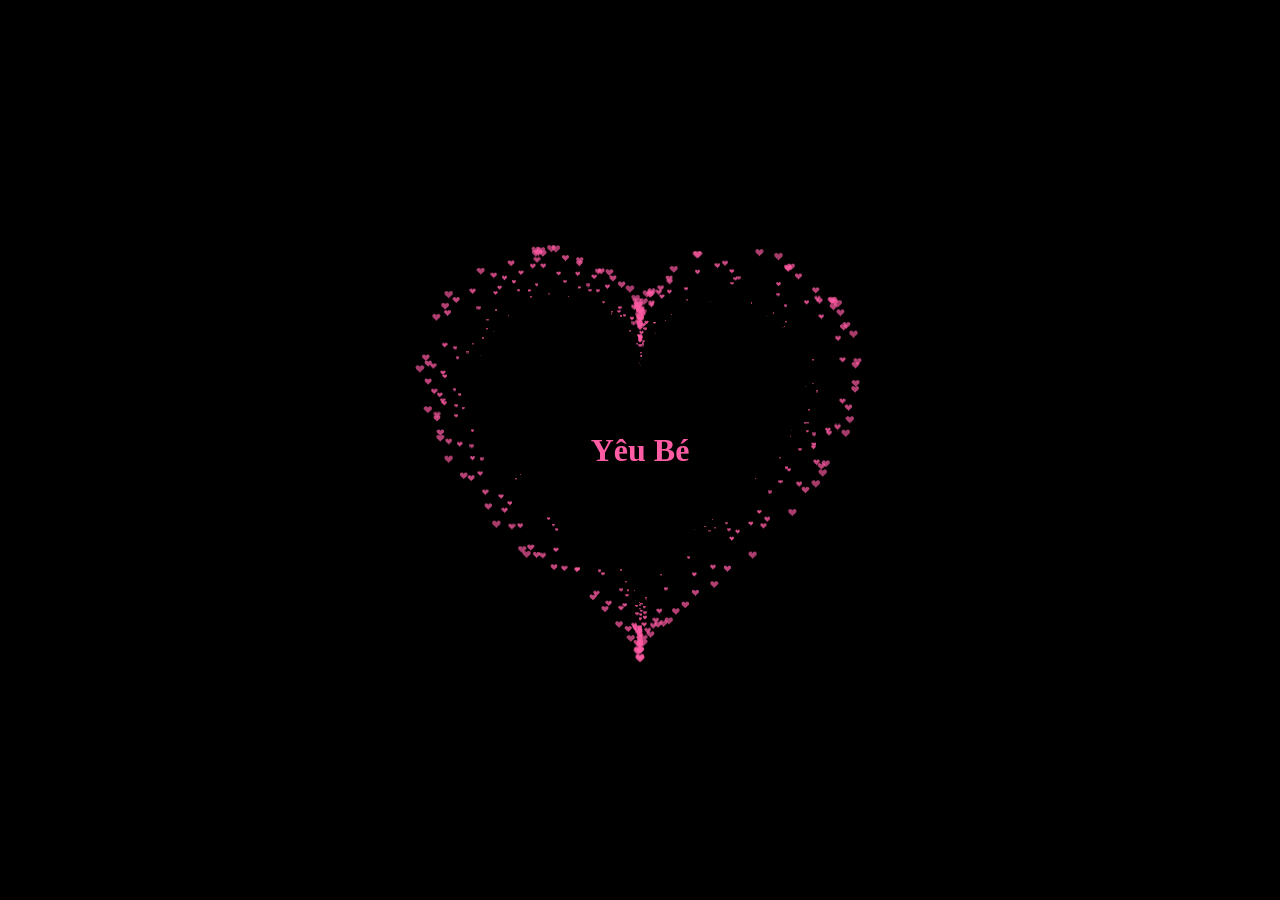
<file: index2.html>
<!DOCTYPE html PUBLIC "-//W3C//DTD HTML 4.0 Transitional//EN">

<html>

  <head>

    <title>Tặng bé yêu</title>

    <meta name="Generator" content="EditPlus" />

    <meta name="Author" content="" />

    <meta name="Keywords" content="" />

    <meta name="Description" content="" />


    <style>

      html,

      body {

        height: 100%;

        padding: 0;

        margin: 0;

        background: #000;

        display: flex;

        justify-content: center;

        align-items: center;

      }

      h1 {

        color: #ff5ca4;

      }

      .box {

        width: 100%;

        position: absolute;

        top: 50%;

        left: 50%;

        transform: translate(-50%, -50%);

        display: flex;

        flex-direction: column;

      }


      canvas {

        position: absolute;

        width: 100%;

        height: 100%;

      }

      #pinkboard {

        position: relative;

        margin: auto;

        height: 500px;

        width: 500px;

        animation: animate 2s infinite;

      }

      h1 {

        animation: animate 2s infinite;

      }

      #pinkboard:before,

      #pinkboard:after {

        content: "";

        position: absolute;

        background: #ff5ca4;

        width: 100px;

        height: 160px;

        border-top-left-radius: 50px;

        border-top-right-radius: 50px;

      }


      #pinkboard:before {

        left: 100px;

        transform: rotate(-45deg);

        transform-origin: 0 100%;

        box-shadow: 0 14px 28px rgba(0, 0, 0, 0.25),

          0 10px 10px rgba(0, 0, 0, 0.22);

      }


      #pinkboard:after {

        left: 0;

        transform: rotate(45deg);

        transform-origin: 100% 100%;

      }


      @keyframes animate {

        0% {

          transform: scale(1);

        }

        30% {

          transform: scale(0.8);

        }

        60% {

          transform: scale(1.2);

        }

        100% {

          transform: scale(1);

        }

      }

    </style>

  </head>


  <body>

    <h1>Yêu Bé</h1>

    <div class="box">

      <canvas id="pinkboard"></canvas>

    </div>


    <script>

     

      var settings = {

        particles: {

          length: 1000,

          duration: 3,

          velocity: 100,

          effect: -0.75,

          size: 13,

        },

      };

     

      (function () {

        var b = 0;

        var c = ["ms", "moz", "webkit", "o"];

        for (var a = 0; a < c.length && !window.requestAnimationFrame; ++a) {

          window.requestAnimationFrame = window[c[a] + "RequestAnimationFrame"];

          window.cancelAnimationFrame =

            window[c[a] + "CancelAnimationFrame"] ||

            window[c[a] + "CancelRequestAnimationFrame"];

        }

        if (!window.requestAnimationFrame) {

          window.requestAnimationFrame = function (h, e) {

            var d = new Date().getTime();

            var f = Math.max(0, 16 - (d - b));

            var g = window.setTimeout(function () {

              h(d + f);

            }, f);

            b = d + f;

            return g;

          };

        }

        if (!window.cancelAnimationFrame) {

          window.cancelAnimationFrame = function (d) {

            clearTimeout(d);

          };

        }

      })();

     

      var Point = (function () {

        function Point(x, y) {

          this.x = typeof x !== "undefined" ? x : 0;

          this.y = typeof y !== "undefined" ? y : 0;

        }

        Point.prototype.clone = function () {

          return new Point(this.x, this.y);

        };

        Point.prototype.length = function (length) {

          if (typeof length == "undefined")

            return Math.sqrt(this.x * this.x + this.y * this.y);

          this.normalize();

          this.x *= length;

          this.y *= length;

          return this;

        };

        Point.prototype.normalize = function () {

          var length = this.length();

          this.x /= length;

          this.y /= length;

          return this;

        };

        return Point;

      })();

     

      var Particle = (function () {

        function Particle() {

          this.position = new Point();

          this.velocity = new Point();

          this.acceleration = new Point();

          this.age = 0;

        }

        Particle.prototype.initialize = function (x, y, dx, dy) {

          this.position.x = x;

          this.position.y = y;

          this.velocity.x = dx;

          this.velocity.y = dy;

          this.acceleration.x = dx * settings.particles.effect;

          this.acceleration.y = dy * settings.particles.effect;

          this.age = 0;

        };

        Particle.prototype.update = function (deltaTime) {

          this.position.x += this.velocity.x * deltaTime;

          this.position.y += this.velocity.y * deltaTime;

          this.velocity.x += this.acceleration.x * deltaTime;

          this.velocity.y += this.acceleration.y * deltaTime;

          this.age += deltaTime;

        };

        Particle.prototype.draw = function (context, image) {

          function ease(t) {

            return --t * t * t + 1;

          }

          var size = image.width * ease(this.age / settings.particles.duration);

          context.globalAlpha = 1 - this.age / settings.particles.duration;

          context.drawImage(

            image,

            this.position.x - size / 2,

            this.position.y - size / 2,

            size,

            size

          );

        };

        return Particle;

      })();

     

      var ParticlePool = (function () {

        var particles,

          firstActive = 0,

          firstFree = 0,

          duration = settings.particles.duration;


        function ParticlePool(length) {

         

          particles = new Array(length);

          for (var i = 0; i < particles.length; i++)

            particles[i] = new Particle();

        }

        ParticlePool.prototype.add = function (x, y, dx, dy) {

          particles[firstFree].initialize(x, y, dx, dy);


         

          firstFree++;

          if (firstFree == particles.length) firstFree = 0;

          if (firstActive == firstFree) firstActive++;

          if (firstActive == particles.length) firstActive = 0;

        };

        ParticlePool.prototype.update = function (deltaTime) {

          var i;


         

          if (firstActive < firstFree) {

            for (i = firstActive; i < firstFree; i++)

              particles[i].update(deltaTime);

          }

          if (firstFree < firstActive) {

            for (i = firstActive; i < particles.length; i++)

              particles[i].update(deltaTime);

            for (i = 0; i < firstFree; i++) particles[i].update(deltaTime);

          }


         

          while (

            particles[firstActive].age >= duration &&

            firstActive != firstFree

          ) {

            firstActive++;

            if (firstActive == particles.length) firstActive = 0;

          }

        };

        ParticlePool.prototype.draw = function (context, image) {

         

          if (firstActive < firstFree) {

            for (i = firstActive; i < firstFree; i++)

              particles[i].draw(context, image);

          }

          if (firstFree < firstActive) {

            for (i = firstActive; i < particles.length; i++)

              particles[i].draw(context, image);

            for (i = 0; i < firstFree; i++) particles[i].draw(context, image);

          }

        };

        return ParticlePool;

      })();

     

      (function (canvas) {

        var context = canvas.getContext("2d"),

          particles = new ParticlePool(settings.particles.length),

          particleRate =

            settings.particles.length / settings.particles.duration,

          time;


       

        function pointOnHeart(t) {

          return new Point(

            160 * Math.pow(Math.sin(t), 3),

            130 * Math.cos(t) -

              50 * Math.cos(2 * t) -

              20 * Math.cos(3 * t) -

              10 * Math.cos(4 * t) +

              25

          );

        }


       

        var image = (function () {

          var canvas = document.createElement("canvas"),

            context = canvas.getContext("2d");

          canvas.width = settings.particles.size;

          canvas.height = settings.particles.size;

         

          function to(t) {

            var point = pointOnHeart(t);

            point.x =

              settings.particles.size / 2 +

              (point.x * settings.particles.size) / 350;

            point.y =

              settings.particles.size / 2 -

              (point.y * settings.particles.size) / 350;

            return point;

          }

         

          context.beginPath();

          var t = -Math.PI;

          var point = to(t);

          context.moveTo(point.x, point.y);

          while (t < Math.PI) {

            t += 0.01;

            point = to(t);

            context.lineTo(point.x, point.y);

          }

          context.closePath();

         

          context.fillStyle = "#FF5CA4";

          context.fill();

         

          var image = new Image();

          image.src = canvas.toDataURL();

          return image;

        })();


       

        function render() {

         

          requestAnimationFrame(render);


         

          var newTime = new Date().getTime() / 1000,

            deltaTime = newTime - (time || newTime);

          time = newTime;


         

          context.clearRect(0, 0, canvas.width, canvas.height);


         

          var amount = particleRate * deltaTime;

          for (var i = 0; i < amount; i++) {

            var pos = pointOnHeart(Math.PI - 2 * Math.PI * Math.random());

            var dir = pos.clone().length(settings.particles.velocity);

            particles.add(

              canvas.width / 2 + pos.x,

              canvas.height / 2 - pos.y,

              dir.x,

              -dir.y

            );

          }


         

          particles.update(deltaTime);

          particles.draw(context, image);

        }


       

        function onResize() {

          canvas.width = canvas.clientWidth;

          canvas.height = canvas.clientHeight;

        }

        window.onresize = onResize;


       

        setTimeout(function () {

          onResize();

          render();

        }, 10);

      })(document.getElementById("pinkboard"));

    </script>

  </body>

</html>
</file>
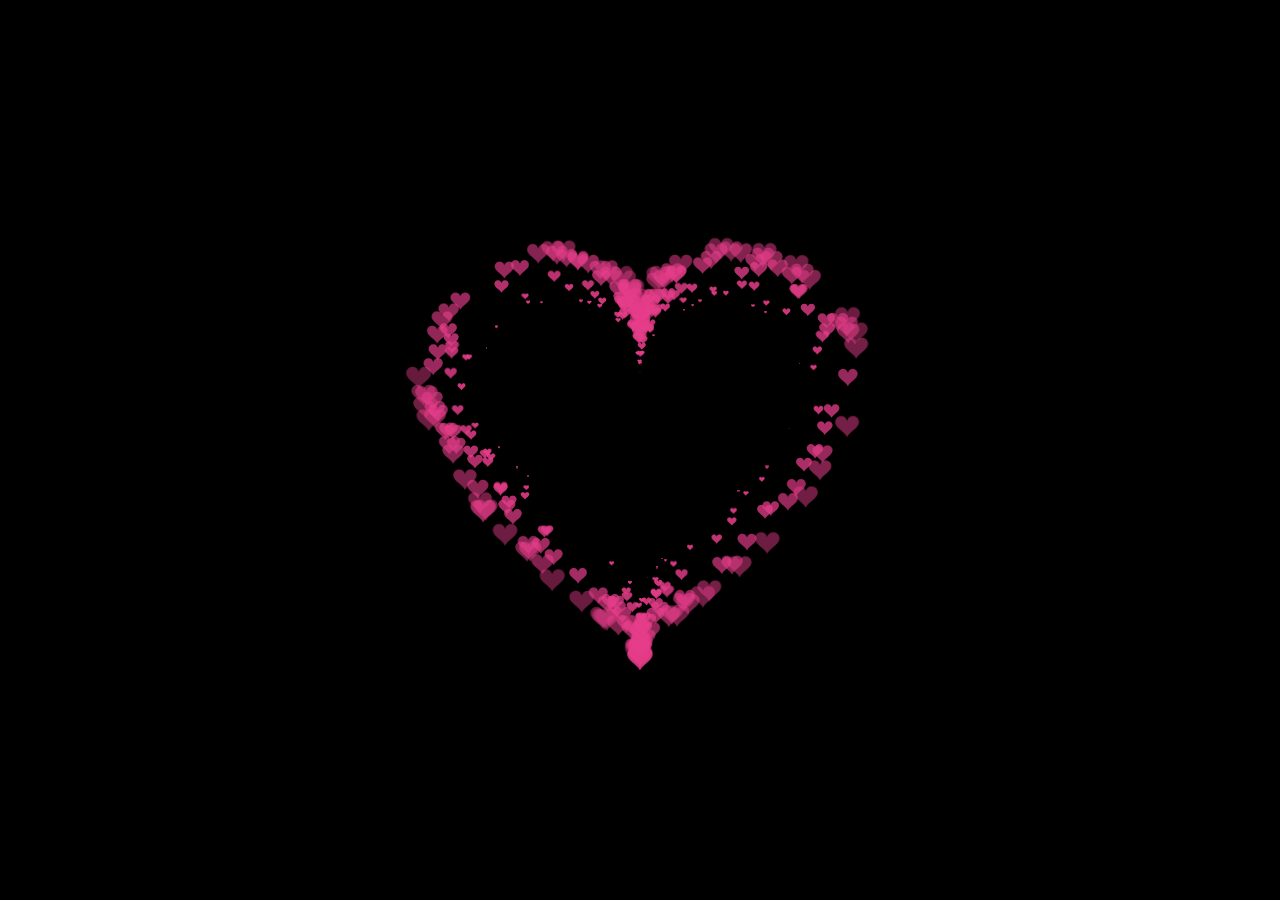
<file: index3.html>
<!DOCTYPE HTML PUBLIC "-//W3C//DTD HTML 4.0 Transitional//EN">

<HTML>

 <HEAD>

  <TITLE> Tặng bé yêu </TITLE>

  <META NAME="Generator" CONTENT="EditPlus">

  <META NAME="Author" CONTENT="">

  <META NAME="Keywords" CONTENT="">

  <META NAME="Description" CONTENT="">

  <style>

  html, body {

  height: 100%;

  padding: 0;

  margin: 0;

  background: rgb(0, 0, 0);

}

canvas {

  position: absolute;

  width: 100%;

  height: 100%;

}
  </style>

 </HEAD>


 <BODY>
  <canvas id="pinkboard"></canvas>

  <script>

  /*

 * Settings

 */

var settings = {

  particles: {

    length:   500, // maximum amount of particles

    duration:   2, // particle duration in sec

    velocity: 100, // particle velocity in pixels/sec

    effect: -0.75, // play with this for a nice effect

    size:      30, // particle size in pixels

  },

};


/*

 * RequestAnimationFrame polyfill by Erik Möller

 */

(function(){var b=0;var c=["ms","moz","webkit","o"];for(var a=0;a<c.length&&!window.requestAnimationFrame;++a){window.requestAnimationFrame=window[c[a]+"RequestAnimationFrame"];window.cancelAnimationFrame=window[c[a]+"CancelAnimationFrame"]||window[c[a]+"CancelRequestAnimationFrame"]}if(!window.requestAnimationFrame){window.requestAnimationFrame=function(h,e){var d=new Date().getTime();var f=Math.max(0,16-(d-b));var g=window.setTimeout(function(){h(d+f)},f);b=d+f;return g}}if(!window.cancelAnimationFrame){window.cancelAnimationFrame=function(d){clearTimeout(d)}}}());


/*

 * Point class

 */

var Point = (function() {

  function Point(x, y) {

    this.x = (typeof x !== 'undefined') ? x : 0;

    this.y = (typeof y !== 'undefined') ? y : 0;

  }

  Point.prototype.clone = function() {

    return new Point(this.x, this.y);

  };

  Point.prototype.length = function(length) {

    if (typeof length == 'undefined')

      return Math.sqrt(this.x * this.x + this.y * this.y);

    this.normalize();

    this.x *= length;

    this.y *= length;

    return this;

  };

  Point.prototype.normalize = function() {

    var length = this.length();

    this.x /= length;

    this.y /= length;

    return this;

  };

  return Point;

})();


/*

 * Particle class

 */

var Particle = (function() {

  function Particle() {

    this.position = new Point();

    this.velocity = new Point();

    this.acceleration = new Point();

    this.age = 0;

  }

  Particle.prototype.initialize = function(x, y, dx, dy) {

    this.position.x = x;

    this.position.y = y;

    this.velocity.x = dx;

    this.velocity.y = dy;

    this.acceleration.x = dx * settings.particles.effect;

    this.acceleration.y = dy * settings.particles.effect;

    this.age = 0;

  };

  Particle.prototype.update = function(deltaTime) {

    this.position.x += this.velocity.x * deltaTime;

    this.position.y += this.velocity.y * deltaTime;

    this.velocity.x += this.acceleration.x * deltaTime;

    this.velocity.y += this.acceleration.y * deltaTime;

    this.age += deltaTime;

  };

  Particle.prototype.draw = function(context, image) {

    function ease(t) {

      return (--t) * t * t + 1;

    }

    var size = image.width * ease(this.age / settings.particles.duration);

    context.globalAlpha = 1 - this.age / settings.particles.duration;

    context.drawImage(image, this.position.x - size / 2, this.position.y - size / 2, size, size);

  };

  return Particle;

})();


/*

 * ParticlePool class

 */

var ParticlePool = (function() {

  var particles,

      firstActive = 0,

      firstFree   = 0,

      duration    = settings.particles.duration;

 

  function ParticlePool(length) {

    // create and populate particle pool

    particles = new Array(length);

    for (var i = 0; i < particles.length; i++)

      particles[i] = new Particle();

  }

  ParticlePool.prototype.add = function(x, y, dx, dy) {

    particles[firstFree].initialize(x, y, dx, dy);

   

    // handle circular queue

    firstFree++;

    if (firstFree   == particles.length) firstFree   = 0;

    if (firstActive == firstFree       ) firstActive++;

    if (firstActive == particles.length) firstActive = 0;

  };

  ParticlePool.prototype.update = function(deltaTime) {

    var i;

   

    // update active particles

    if (firstActive < firstFree) {

      for (i = firstActive; i < firstFree; i++)

        particles[i].update(deltaTime);

    }

    if (firstFree < firstActive) {

      for (i = firstActive; i < particles.length; i++)

        particles[i].update(deltaTime);

      for (i = 0; i < firstFree; i++)

        particles[i].update(deltaTime);

    }

   

    // remove inactive particles

    while (particles[firstActive].age >= duration && firstActive != firstFree) {

      firstActive++;

      if (firstActive == particles.length) firstActive = 0;

    }

   

   

  };

  ParticlePool.prototype.draw = function(context, image) {

    // draw active particles

    if (firstActive < firstFree) {

      for (i = firstActive; i < firstFree; i++)

        particles[i].draw(context, image);

    }

    if (firstFree < firstActive) {

      for (i = firstActive; i < particles.length; i++)

        particles[i].draw(context, image);

      for (i = 0; i < firstFree; i++)

        particles[i].draw(context, image);

    }

  };

  return ParticlePool;

})();


/*

 * Putting it all together

 */

(function(canvas) {

  var context = canvas.getContext('2d'),

      particles = new ParticlePool(settings.particles.length),

      particleRate = settings.particles.length / settings.particles.duration, // particles/sec

      time;

 

  // get point on heart with -PI <= t <= PI

  function pointOnHeart(t) {

    return new Point(

      160 * Math.pow(Math.sin(t), 3),

      130 * Math.cos(t) - 50 * Math.cos(2 * t) - 20 * Math.cos(3 * t) - 10 * Math.cos(4 * t) + 25

    );

  }

 

  // creating the particle image using a dummy canvas

  var image = (function() {

    var canvas  = document.createElement('canvas'),

        context = canvas.getContext('2d');

    canvas.width  = settings.particles.size;

    canvas.height = settings.particles.size;

    // helper function to create the path

    function to(t) {

      var point = pointOnHeart(t);

      point.x = settings.particles.size / 2 + point.x * settings.particles.size / 350;

      point.y = settings.particles.size / 2 - point.y * settings.particles.size / 350;

      return point;

    }

    // create the path

    context.beginPath();

    var t = -Math.PI;

    var point = to(t);

    context.moveTo(point.x, point.y);

    while (t < Math.PI) {

      t += 0.01; // baby steps!

      point = to(t);

      context.lineTo(point.x, point.y);

    }

    context.closePath();

    // create the fill

    context.fillStyle = '#e63e8a';

    context.fill();

    // create the image

    var image = new Image();

    image.src = canvas.toDataURL();

    return image;

  })();

 

  // render that thing!

  function render() {

    // next animation frame

    requestAnimationFrame(render);

   

    // update time

    var newTime   = new Date().getTime() / 1000,

        deltaTime = newTime - (time || newTime);

    time = newTime;

   

    // clear canvas

    context.clearRect(0, 0, canvas.width, canvas.height);

   

    // create new particles

    var amount = particleRate * deltaTime;

    for (var i = 0; i < amount; i++) {

      var pos = pointOnHeart(Math.PI - 2 * Math.PI * Math.random());

      var dir = pos.clone().length(settings.particles.velocity);

      particles.add(canvas.width / 2 + pos.x, canvas.height / 2 - pos.y, dir.x, -dir.y);

    }

   

    // update and draw particles

    particles.update(deltaTime);

    particles.draw(context, image);

  }

 

  // handle (re-)sizing of the canvas

  function onResize() {

    canvas.width  = canvas.clientWidth;

    canvas.height = canvas.clientHeight;

  }

  window.onresize = onResize;

 

  // delay rendering bootstrap

  setTimeout(function() {

    onResize();

    render();

  }, 10);

})(document.getElementById('pinkboard'));

  </script>

 </BODY>

</HTML>
</file>
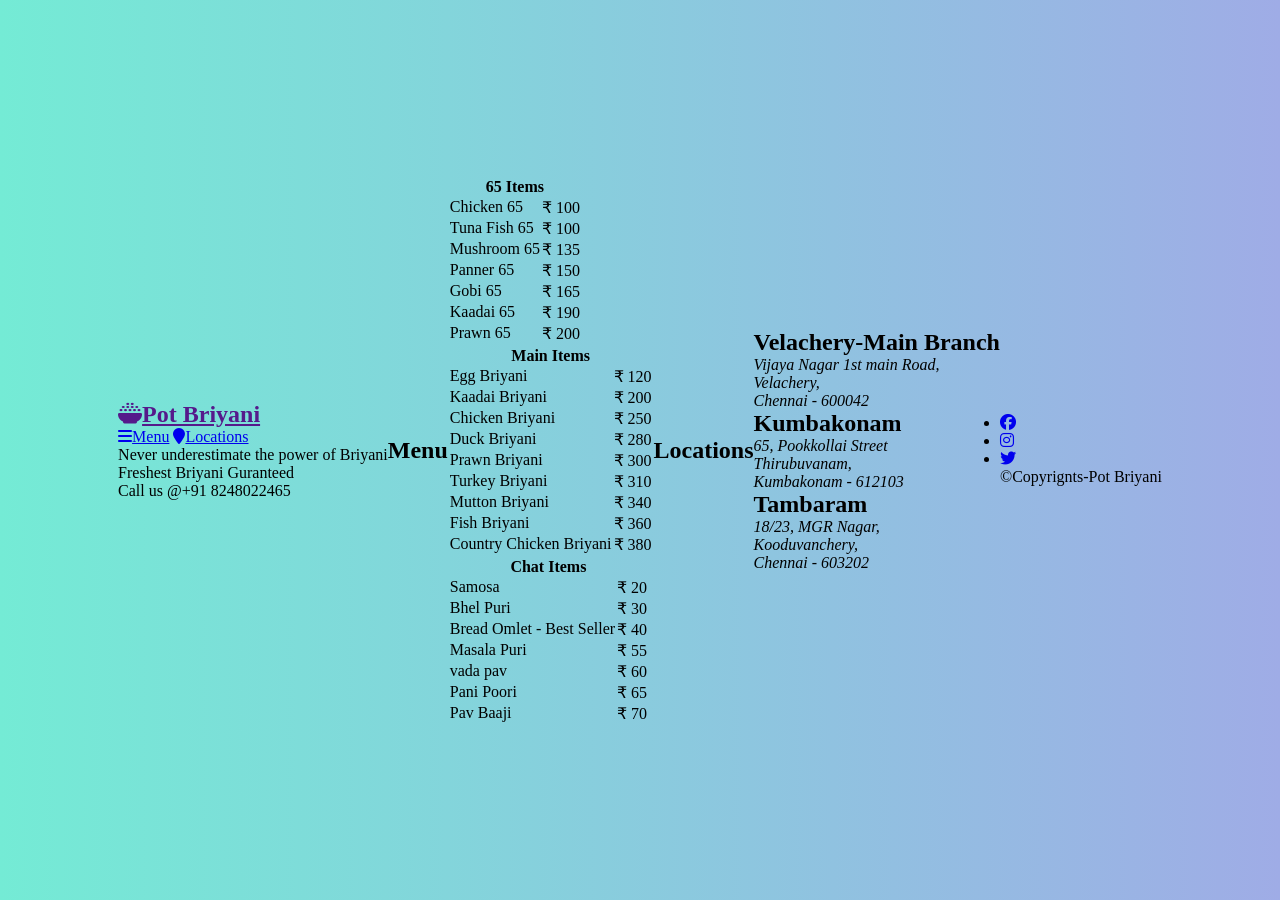
<file: Restaurant.html>
<!DOCTYPE html>
<html lang="en">
<head>
    <meta charset="UTF-8">
    <meta http-equiv="X-UA-Compatible" content="IE=edge">
    <meta name="viewport" content="width=device-width, initial-scale=1.0">
    <link rel="stylesheet" href="https://cdnjs.cloudflare.com/ajax/libs/font-awesome/6.1.2/css/all.min.css">
    <link rel="stylesheet" href="style.css">
    <!-- <link href="https://cdn.jsdelivr.net/npm/bootstrap@5.3.1/dist/css/bootstrap.min.css" rel="stylesheet" integrity="sha384-4bw+/aepP/YC94hEpVNVgiZdgIC5+VKNBQNGCHeKRQN+PtmoHDEXuppvnDJzQIu9" crossorigin="anonymous"> -->
    <link href="https://fonts.googleapis.com/css2?family=Borel&display=swap" rel="stylesheet">
    <link rel="icon" href="bg.jpg">
    <title>Pot Briyani - Restaurant in Chennai</title>
</head>
<body>
        <div class="mainarea">
            <header>
                <a href="" class="logo"><h2><i class="fa-solid fa-bowl-rice"></i>Pot Briyani</h2></a>
                <nav>
                    <a href="#menuheading"><i class="fa-solid fa-bars"></i>Menu</a>
                    <a href="#locheading"><i class="fa-solid fa-location-pin"></i>Locations</a>
                </nav>
            </header>

            <div class="maintext">
                <div class="tagline1">
                    Never underestimate the power of Briyani 
                     
                </div>
                <div class="tagline2">
                    Freshest Briyani Guranteed
                </div>
                <div class="callus">
                    Call us @+91 8248022465         
                </div>
               
            </div>
        </div>
        
        <h2 id="menuheading">Menu</h2>
        <div class="menu">
            <div class="starters">
                <table>
                    <th colspan="2">65 Items</th>
                    <tr>
                        <td>Chicken 65</td>
                        <td>&#8377 100</td>
                    </tr>
                    <tr>
                        <td>Tuna Fish 65</td>
                        <td>&#8377 100</td>
                    </tr>
                    <tr>
                        <td>Mushroom 65</td>
                        <td>&#8377 135</td>
                    </tr>
                    <tr>
                        <td>Panner 65</td>
                        <td>&#8377 150</td>
                    </tr>
                    <tr>
                        <td>Gobi 65</td>
                        <td>&#8377 165</td>
                    </tr>
                   
                    <tr>
                        <td>Kaadai 65</td>
                        <td>&#8377 190</td>
                    </tr>
                    <tr>
                        <td>Prawn 65</td>
                        <td>&#8377 200</td>
                    </tr>
                    
                    
                </table>
            </div>
            <div class="maincourse">
                <table>
                    <th colspan="2">Main Items</th>
                    <tr>
                        <td>Egg Briyani</td>
                        <td>&#8377 120</td>
                    </tr>
                    <tr>
                        <td>Kaadai Briyani</td>
                        <td>&#8377 200</td>
                    </tr>
                    <tr>
                        <td>Chicken Briyani</td>
                        <td>&#8377 250</td>
                    </tr>
                    <tr>
                        <td>Duck Briyani</td>
                        <td>&#8377 280</td>
                    </tr>
                    <tr>
                        <td>Prawn Briyani</td>
                        <td>&#8377 300</td>
                    </tr>
                    <tr>
                        <td>Turkey Briyani</td>
                        <td>&#8377 310</td>
                    </tr>
                    <tr>
                        <td>Mutton Briyani</td>
                        <td>&#8377 340</td>
                    </tr>
                    <tr>
                        <td>Fish Briyani</td>
                        <td>&#8377 360</td>
                    </tr>
                    
                    <tr>
                        <td>Country Chicken Briyani</td>
                        <td>&#8377 380</td>
                    </tr>
                    
                </table>
            </div>
            <div class="chats">
                <table>
                    <th colspan="2">Chat Items</th>
                    <tr>
                        <td>Samosa</td>
                        <td>&#8377 20</td>
                    </tr>
                    <tr>
                        <td>Bhel Puri</td>
                        <td>&#8377 30</td>
                    </tr>
                    <tr>
                        <td>Bread Omlet - Best Seller</td>
                        <td>&#8377 40</td>
                    </tr>
                    <tr>
                        <td>Masala Puri</td>
                        <td>&#8377 55</td>
                    </tr>
                    <tr>
                        <td>vada pav</td>
                        <td>&#8377 60</td>
                    </tr>
                    <tr>
                        <td>Pani Poori</td>
                        <td>&#8377 65</td>
                    </tr>
                   
                    <tr>
                        <td>Pav Baaji</td>
                        <td>&#8377 70</td>
                    </tr>
                   
                   
                    
                </table>
            </div>
        </div>
        <h2 id="locheading">Locations</h2>
        <div class="locations">
            <div class="velachery">
                <h2>Velachery-Main Branch</h2>
                <address>
                    
                    Vijaya Nagar 1st main Road,</br>
                    Velachery,</br>
                    Chennai - 600042
                </address>
            </div>
            <div class="Kumbakonam">
                <h2>Kumbakonam</h2>
                <address>
                    65, Pookkollai Street</br>
                   Thirubuvanam,</br>
                   Kumbakonam - 612103
                </address>
            </div>
            
            <div class="Tambaram">
                <h2>Tambaram</h2>
                <address>
                    18/23, MGR Nagar,</br>
                    Kooduvanchery,</br>
                    Chennai - 603202
                </address>
            </div>
        </div>    

        <footer>
            <div class="social-menu">
                <ul>
                    <li><a href="#" target="blank"><i class="fab fa-facebook"></i></i></a></li>
                    <li><a href="#" target="blank"><i class="fab fa-instagram"></i></a></li>
                    <li><a href="#" target="blank"><i class="fab fa-twitter"></i></a></li>
                </ul>
            </div>
            <div id="copyright">&#169Copyrignts-Pot Briyani</div>
        </footer>
</body>
</html>
</file>
<file: style.css>
*{
    margin:0px;
    padding:0px;
    box-sizing: border-box;
}
body{
    height: 100vh;
    background-image: linear-gradient(to right, #74ebd5 0%, #9face6 100%);
    display: flex;
    justify-content: center;
    align-items: center;
}
.board{
    height: 85vh;
    width: 80vw;
    background-color: #1a0d52;
    border-radius: 10px;
}
.ball{
    height: 30px;
    width: 30px;
    border-radius: 50%;
    background-color: #74ebd5;
    position: fixed;
    top: 45vh;
    left: 50vw;
}
.paddle{
    height:120px;
    width: 15px;
    background-color: #74ebd5;
    position: fixed;
    border-radius: 10px;
}
.left{
     top:40vh;
     left:12vw
}
.right{
    top:40vh;
    right:12vw
}
.fa-circle{
    color: #ffbe76;
    font-size: 2rem;
}
.scoreboard{
    display: flex;
    height: 60px;
    justify-content: space-evenly;
    align-items: center;
    flex: 1 1 1;
}
.separator{
    width:4px;
    height: 70%;
    background-color: black;
}
</file>
<file: chess.css>
table{
    /* border-radius: 10px; */
    border-collapse: collapse;
    margin: auto;
}
.replace tr{
    display: block;
}
.replace{
    position: relative;
    top: 320px;
    left: -400px;
}
.replace_white{
    position: relative;
    top: -300px;
    left: 400px;
}

td{
    width: 50px;
    height: 50px;
    text-align: center;
    font-size: 32px;
}
table{
    box-shadow: 5px 5px 20px rgb(233, 187, 187),
                -5px -5px 20px rgb(160, 160, 186);
}
tr:nth-child(odd) td:nth-child(even),
tr:nth-child(even) td:nth-child(odd)
{
    background-color: rgb(23, 176, 176);
}
</file>
<file: form.css>
body{
    /* background: rgb(34,193,195); */
    /* background: linear-gradient(0deg, rgb(82, 195, 34) 0%, rgb(151, 153, 32) 86%); */
    margin:0;
    font-family: 'Poppins', sans-serif; 
    background: linear-gradient(rgb(218, 107, 107),rgb(202, 202, 99));
    background-attachment: fixed;
}


#form{
    width:400px;
    margin:20vh auto 0 auto;
    background-color: whitesmoke;
    border-radius: 5px;
    padding:30px;
}

h1{
    text-align: center;
    color:#792099;
}

#form button{
    background-color: #792099;
    color:white;
    border: 1px solid #792099;
    border-radius: 5px;
    padding:10px;
    margin:20px 0px;
    cursor:pointer;
    font-size:20px;
    width:100%;
}

.input-group{
    display:flex;
    flex-direction: column;
    margin-bottom: 15px;
}

.input-group input{
    border-radius: 5px;
    font-size:20px;
    margin-top:5px;
    padding:10px;
    border:1px solid rgb(34,193,195) ;
}

.input-group input:focus{
    outline:0;
}

.input-group .error{
    color:rgb(242, 18, 18);
    font-size:16px;
    margin-top: 5px;
}

.input-group.success input{
    border-width: 5px;
    border-color: #0cc477;
}

.input-group.error input{
    border-color:rgb(206, 67, 67);
}
.searchbox{
   display: flex;
   justify-content: center;
   align-items: center;
   font-size: 32px;
 
}
.searchbox input{
    width: 300px;
    height: 50px;
    font-size: 20px;
    margin: 10px;
    padding: 10px;

}
</file>
<file: style2.css>
/* General Styling */
body { 
display:flex; 
	align-items: center; 
	justify-content: center; 
	min-height:100vh; 
	margin: 0; 
	background: lightcoral; 
} 

/* Styling Heart */
.fa-heart { 
	color: red; 
	font-size: 250px; 
	height: 250px; 
	width:250px; 
	/* Animating heart */
	animation: pulse 1s linear infinite; 
} 

@keyframes pulse { 
	0%{ 
	transform: 5; 
	opacity: 0; 
	} 
	50%{ 
	transform: scale(1.5); 
	opacity:1; 
	} 
	100%{ 
	transform: scale(1); 
	opacity:0; 
	} 
}
</file>
<file: ilugc.css>
body{
    background-color: #eae9e9;
}

.container{
    width: 80vw;
    height: auto;
    /* border: 1px solid black; */
    background-color: #fff;
    box-shadow: 0px 0px 10px rgb(50,50,50,.17);
    margin: 30px auto;
}
#title{
    padding: 25px 0px 0px 20px;
    width: 100px;
    box-shadow: 1px 0px 10px rgb(255, 255, 255);
}

.h2_tag{
    /* color: #e22d30; */
    font-size: 18px;
    font-weight: bold;
    padding: 10px;
}
.tagline{
    color: #e22d30;
    font-weight: bold;
    padding: 20px;
    border-top: 1px solid gainsboro;
    width: fit-content;
}
.nav_bar{
    border-bottom: 5px solid red;
    color: white;
    
}
.navbar-collapse{
    padding-left: 20px;
    color: white;
}
.navbar-collapse .nav-link{
    color: white;
    font-weight: bold;
    margin-right: 20px;
}
.navbar-collapse .nav-link:hover{
    background-color: red;
}
.nav-link{
    color: white;
    font-weight: bold;
}
.layout div{
    /* border: 1px solid black; */
   padding: 10px;
   text-align: justify;
}
.layout{
    display: grid;
    grid-template-columns: 2fr 1fr;
}

#recent_post{
    border-bottom: 3px solid red;
    text-transform: uppercase;
    font-size: 18px;
    margin-top: 30px;
}
#search_box{
  border: none;
  background-color: rgb(247, 234, 234);
}
time{
    color: rgb(137, 135, 135);
    
}
.main p,time{
    padding: 10px;
}
.footer{
    background-color: black;
    height: 8vh;
    color: white;
    display: flex;
    justify-content: start;
    align-items: center;
    padding-left: 10px;
}

@media(max-width:600px) {
    .layout_flex{
        display: flex;
        flex-wrap: wrap;
    }
    #title{
    padding: 25px 0px 0px 20px;
    width: 100px;
    margin: auto;
    box-shadow: 1px 0px 10px rgb(255, 255, 255);
}

    
}
</file>
